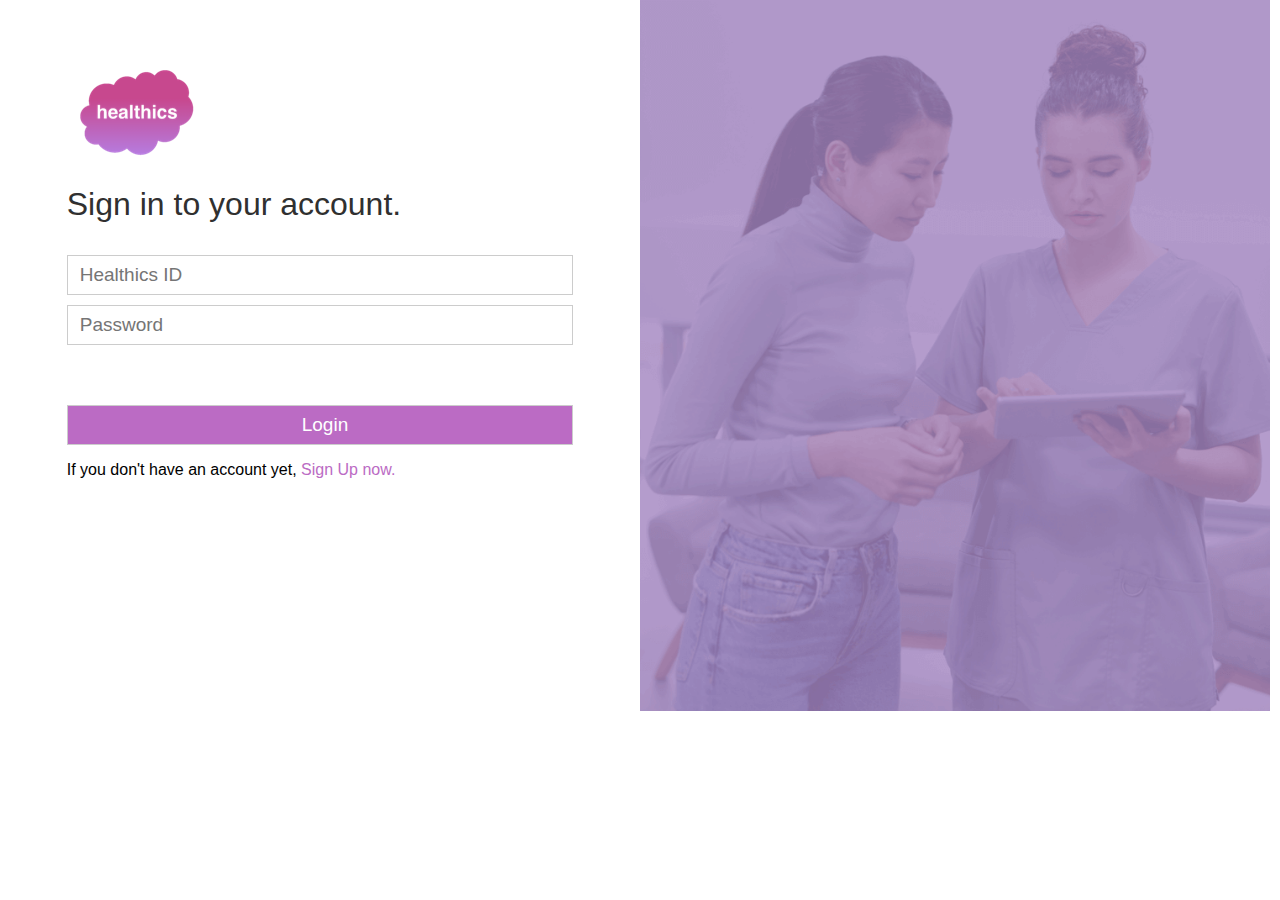
<file: index.html>
<!DOCTYPE html>
<html lang="en">

<head>
    <meta charset="utf-8" />
    <meta name="viewport" content="width=device-width, initial-scale=1">
    <link rel="stylesheet" href="./styles/generic-styles.css">
    <link rel="stylesheet" href="./styles/index.css">
    <title>Cloud Healthics - Login</title>
</head>

<body>
    <section class="login-layout">
        <main class="login-section">
            <div>
                <img src="./images/cloud-healthics-logo.png" alt="Cloud Healthics Logo">
                <h1>Sign in to your account.</h1>

                <form onsubmit="return false;">
                    <input id="username" type="text" placeholder="Healthics ID" />
                    <input id="password" type="text" placeholder="Password" />
                    <p id="validation-error-message" class="validation-error-message hidden">Error: Wrong username or password!</p>
                    <input type="submit" onclick="login()" value="Login" />
                </form>

                <p>If you don't have an account yet, <a href="javascript: void(0)" class="inactive-link">Sign Up now.</a></p>
            </div>
        </main>

        <aside class="aside">
        </aside>
    </section>

    <script src="site.js"></script>
</body>

</html>
</file>
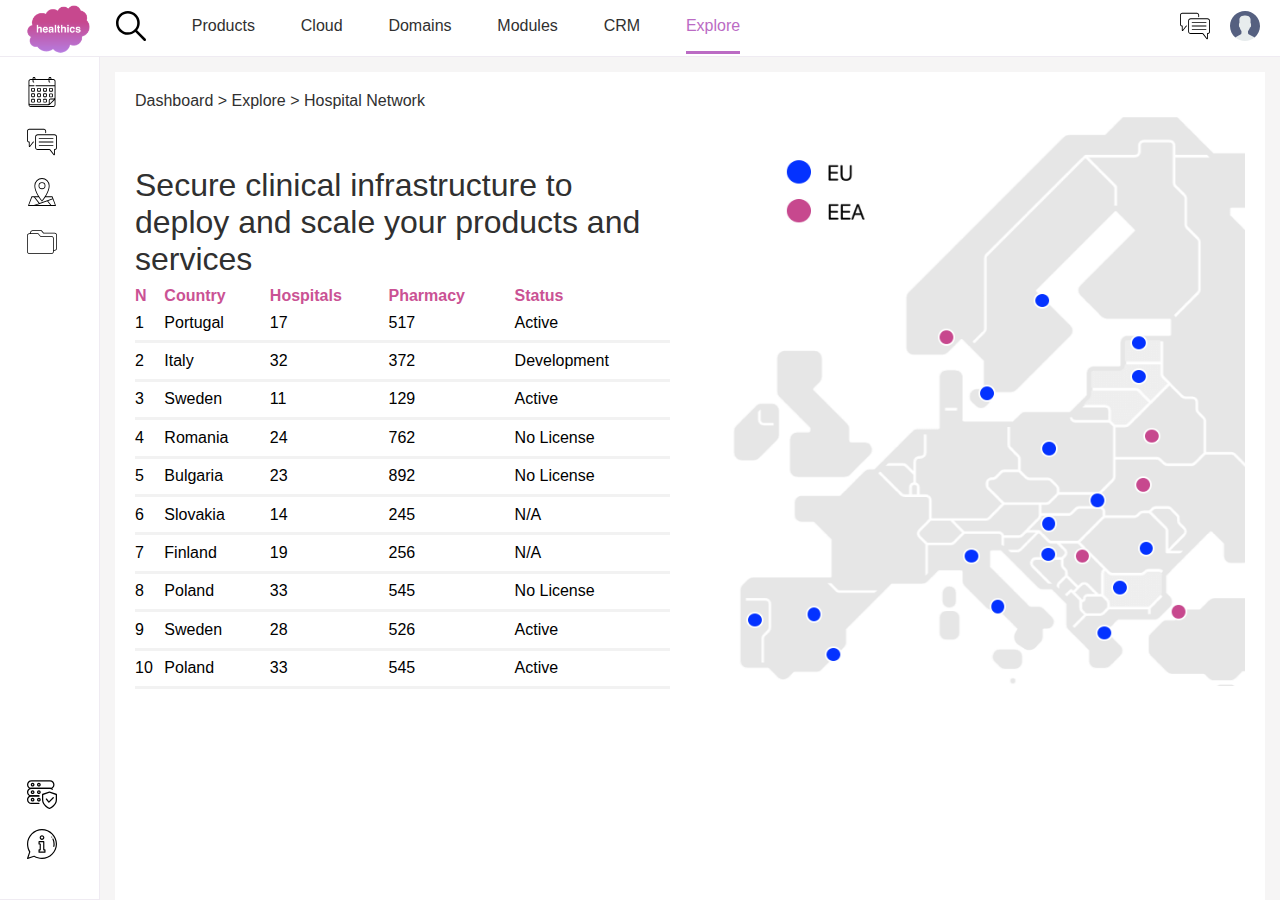
<file: clinical-network.html>
<!DOCTYPE html>
<html lang="en">

<head>
    <meta charset="utf-8" />
    <meta name="viewport" content="width=device-width, initial-scale=1">
    <link rel="stylesheet" href="./styles/generic-styles.css">
    <link rel="stylesheet" href="./styles/page-layout.css">
    <link rel="stylesheet" href="./styles/main-navigation.css">
    <link rel="stylesheet" href="./styles/sidebar-navigation.css">
    <link rel="stylesheet" href="./styles/page-layout.css">
    <link rel="stylesheet" href="./styles/main-content-layout.css">
    <link rel="stylesheet" href="./styles/cards.css">
    <link rel="stylesheet" href="./styles/clinical-network.css">
    <title>Cloud Healthics - Explore</title>
</head>

<body>
    <div class="page-layout">
        <header class="main-navigation-layout">
            <nav class="main-navigation">

                <img src="./images/cloud-healthics-logo.png" alt="Cloud Healthics Logo">

                <a href="javascript: void(0)" class="inactive-link">
                    <img src="./images/search-icon.svg" alt="Search">
                </a>

                <ul class="navigation-items">
                    <li>
                        <a href="javascript: void(0)" class="inactive-link">
                            Products
                        </a>
                    </li>
                    <li>
                        <a href="javascript: void(0)" class="inactive-link">
                            Cloud
                        </a>
                    </li>
                    <li>
                        <a href="javascript: void(0)" class="inactive-link">
                            Domains
                        </a>
                    </li>
                    <li>
                        <a href="javascript: void(0)" class="inactive-link">
                            Modules
                        </a>
                    </li>
                    <li>
                        <a href="javascript: void(0)" class="inactive-link">
                            CRM
                        </a>
                    </li>
                    <li class="selected">
                        <a href="#">
                            Explore
                        </a>
                    </li>
                </ul>

                <a href="javascript: void(0)" class="inactive-link">
                    <img src="./images/chat-icon.svg" alt="Chat">
                </a>
                <a href="javascript: void(0)" class="inactive-link user-profile">
                    <img src="./images/user-profile-icon.svg" alt="User profile">
                </a>

                <button class="toggle-side-navigation" onclick="toggleSidebar();">
                    <svg xmlns="http://www.w3.org/2000/svg" viewBox="0 0 30 30" width="30" height="30"
                        focusable="false">
                        <title>Menu</title>
                        <path stroke="black" stroke-width="2" stroke-linecap="round" stroke-miterlimit="10"
                            d="M4 7h22M4 15h22M4 23h22"></path>
                    </svg>
                </button>
            </nav>
        </header>

        <aside class="sidebar-container hidden">
            <nav>
                <ul>
                    <li>
                        <a href="javascript: void(0)" class="inactive-link">
                            <img src="./images/calendar-icon.svg" alt="Calendar">
                            <span class="sidebar-navigation-item-title">Calendar</span>
                        </a>
                    </li>
                    <li>
                        <a href="javascript: void(0)" class="inactive-link">
                            <img src="./images/chat-icon.svg" alt="Meet">
                            <span class="sidebar-navigation-item-title">Meet</span>
                        </a>
                    </li>
                    <li>
                        <a href="javascript: void(0)" class="inactive-link">
                            <img src="./images/location-icon.svg" alt="Location">
                            <span class="sidebar-navigation-item-title">Location</span>
                        </a>
                    </li>
                    <li>
                        <a href="javascript: void(0)" class="inactive-link">
                            <img src="./images/folders-icon.svg" alt="Folders">
                            <span class="sidebar-navigation-item-title">Folders</span>
                        </a>
                    </li>
                </ul>

                <ul>
                    <li>
                        <a href="javascript: void(0)" class="inactive-link">
                            <img src="./images/security-icon.svg" alt="Security">
                            <span class="sidebar-navigation-item-title">Security</span>
                        </a>
                    </li>
                    <li>
                        <a href="javascript: void(0)" class="inactive-link">
                            <img src="./images/information-icon.svg" alt="Information">
                            <span class="sidebar-navigation-item-title">Information</span>
                        </a>
                    </li>
                </ul>
            </nav>
        </aside>
        <section class="main-content-layout">
            <main>
                <header class="row">
                    <section>
                        <a href="javascript: void(0)" class="inactive-link link">
                            Dashboard >
                        </a>

                        <a href="./explore.html" class="link">
                            Explore >
                        </a>

                        <span class="link">
                            Hospital Network
                        </span>
                    </section>
                </header>

                <h1 class="heading-soft">Secure clinical infrastructure to deploy and scale your products and services
                </h1>

                <div class="table-container">
                    <table cellpadding="0" cellspacing="0" width="100%">
                        <tr>
                            <th>N</td>
                            <th>Country</td>
                            <th>Hospitals</td>
                            <th>Pharmacy</td>
                            <th>Status</td>
                        </tr>
                        <tr>
                            <td>1</td>
                            <td>Portugal</td>
                            <td>17</td>
                            <td>517</td>
                            <td>Active</td>
                        </tr>
                        <tr>
                            <td>2</td>
                            <td>Italy</td>
                            <td>32</td>
                            <td>372</td>
                            <td>Development</td>
                        </tr>
                        <tr>
                            <td>3</td>
                            <td>Sweden</td>
                            <td>11</td>
                            <td>129</td>
                            <td>Active</td>
                        </tr>
                        <tr>
                            <td>4</td>
                            <td>Romania</td>
                            <td>24</td>
                            <td>762</td>
                            <td>No License</td>
                        </tr>
                        <tr>
                            <td>5</td>
                            <td>Bulgaria</td>
                            <td>23</td>
                            <td>892</td>
                            <td>No License</td>
                        </tr>
                        <tr>
                            <td>6</td>
                            <td>Slovakia</td>
                            <td>14</td>
                            <td>245</td>
                            <td>N/A</td>
                        </tr>
                        <tr>
                            <td>7</td>
                            <td>Finland</td>
                            <td>19</td>
                            <td>256</td>
                            <td>N/A</td>
                        </tr>
                        <tr>
                            <td>8</td>
                            <td>Poland</td>
                            <td>33</td>
                            <td>545</td>
                            <td>No License</td>
                        </tr>
                        <tr>
                            <td>9</td>
                            <td>Sweden</td>
                            <td>28</td>
                            <td>526</td>
                            <td>Active</td>
                        </tr>
                        <tr>
                            <td>10</td>
                            <td>Poland</td>
                            <td>33</td>
                            <td>545</td>
                            <td>Active</td>
                        </tr>
                    </table>
                </div>

                <div class="map-container">
                    <img src="./images/healthics-eu-system-map.png" alt="Map of Healthics's EU System">
                </div>
            </main>
        </section>
    </div>

    <script src="site.js"></script>
</body>

</html>
</file>
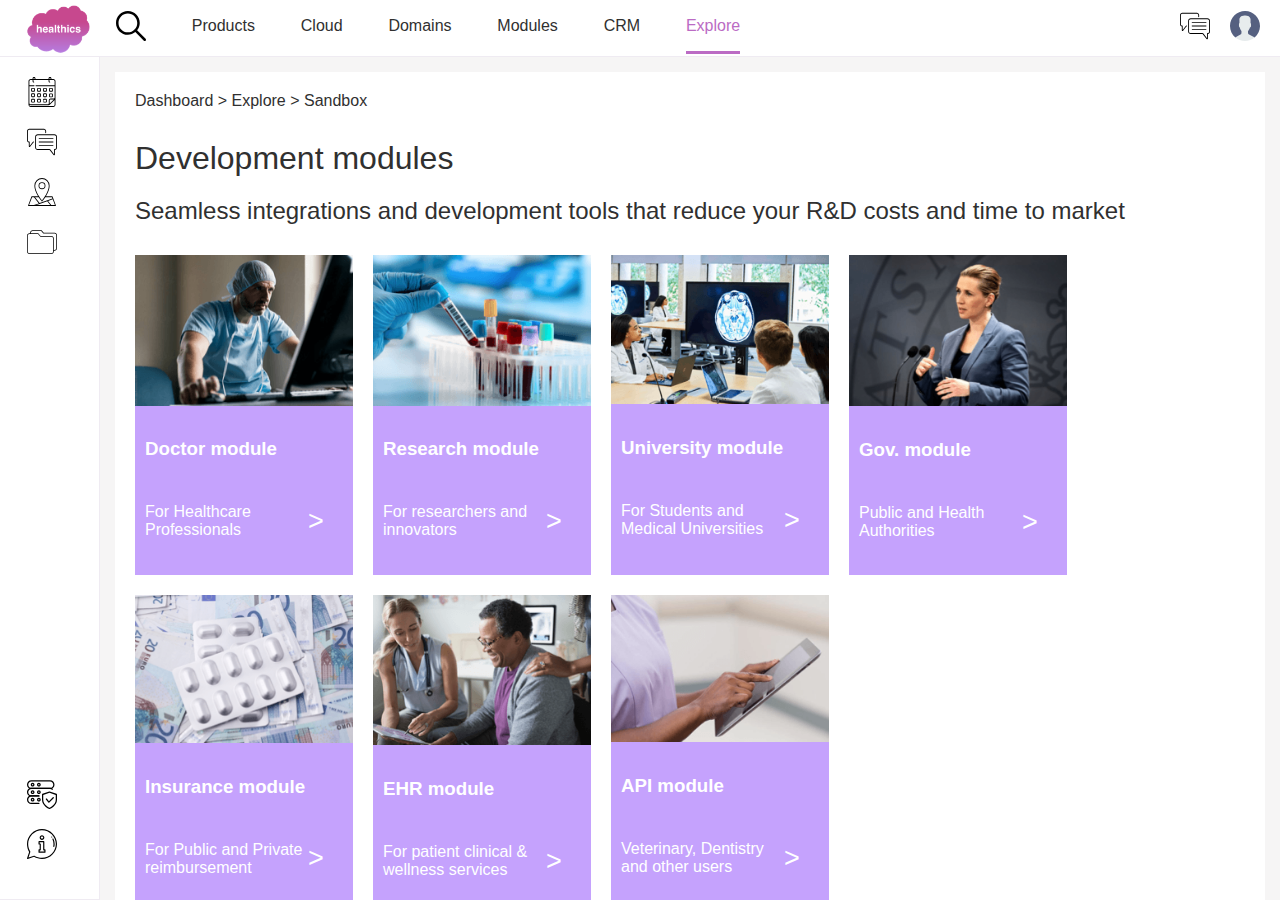
<file: development.html>
<!DOCTYPE html>
<html lang="en">

<head>
    <meta charset="utf-8" />
    <meta name="viewport" content="width=device-width, initial-scale=1">
    <link rel="stylesheet" href="./styles/generic-styles.css">
    <link rel="stylesheet" href="./styles/page-layout.css">
    <link rel="stylesheet" href="./styles/main-navigation.css">
    <link rel="stylesheet" href="./styles/sidebar-navigation.css">
    <link rel="stylesheet" href="./styles/page-layout.css">
    <link rel="stylesheet" href="./styles/main-content-layout.css">
    <link rel="stylesheet" href="./styles/cards.css">
    <link rel="stylesheet" href="./styles/development.css">
    <title>Cloud Healthics - Explore</title>
</head>

<body>
    <div class="page-layout">
        <header class="main-navigation-layout">
            <nav class="main-navigation">

                <img src="./images/cloud-healthics-logo.png" alt="Cloud Healthics Logo">

                <a href="javascript: void(0)" class="inactive-link">
                    <img src="./images/search-icon.svg" alt="Search">
                </a>

                <ul class="navigation-items">
                    <li>
                        <a href="javascript: void(0)" class="inactive-link">
                            Products
                        </a>
                    </li>
                    <li>
                        <a href="javascript: void(0)" class="inactive-link">
                            Cloud
                        </a>
                    </li>
                    <li>
                        <a href="javascript: void(0)" class="inactive-link">
                            Domains
                        </a>
                    </li>
                    <li>
                        <a href="javascript: void(0)" class="inactive-link">
                            Modules
                        </a>
                    </li>
                    <li>
                        <a href="javascript: void(0)" class="inactive-link">
                            CRM
                        </a>
                    </li>
                    <li class="selected">
                        <a href="#">
                            Explore
                        </a>
                    </li>
                </ul>

                <a href="javascript: void(0)" class="inactive-link">
                    <img src="./images/chat-icon.svg" alt="Chat">
                </a>
                <a href="javascript: void(0)" class="inactive-link user-profile">
                    <img src="./images/user-profile-icon.svg" alt="User profile">
                </a>

                <button class="toggle-side-navigation" onclick="toggleSidebar();">
                    <svg xmlns="http://www.w3.org/2000/svg" viewBox="0 0 30 30" width="30" height="30"
                        focusable="false">
                        <title>Menu</title>
                        <path stroke="black" stroke-width="2" stroke-linecap="round" stroke-miterlimit="10"
                            d="M4 7h22M4 15h22M4 23h22"></path>
                    </svg>
                </button>
            </nav>
        </header>

        <aside class="sidebar-container hidden">
            <nav>
                <ul>
                    <li>
                        <a href="javascript: void(0)" class="inactive-link">
                            <img src="./images/calendar-icon.svg" alt="Calendar">
                            <span class="sidebar-navigation-item-title">Calendar</span>
                        </a>
                    </li>
                    <li>
                        <a href="javascript: void(0)" class="inactive-link">
                            <img src="./images/chat-icon.svg" alt="Meet">
                            <span class="sidebar-navigation-item-title">Meet</span>
                        </a>
                    </li>
                    <li>
                        <a href="javascript: void(0)" class="inactive-link">
                            <img src="./images/location-icon.svg" alt="Location">
                            <span class="sidebar-navigation-item-title">Location</span>
                        </a>
                    </li>
                    <li>
                        <a href="javascript: void(0)" class="inactive-link">
                            <img src="./images/folders-icon.svg" alt="Folders">
                            <span class="sidebar-navigation-item-title">Folders</span>
                        </a>
                    </li>
                </ul>

                <ul>
                    <li>
                        <a href="javascript: void(0)" class="inactive-link">
                            <img src="./images/security-icon.svg" alt="Security">
                            <span class="sidebar-navigation-item-title">Security</span>
                        </a>
                    </li>
                    <li>
                        <a href="javascript: void(0)" class="inactive-link">
                            <img src="./images/information-icon.svg" alt="Information">
                            <span class="sidebar-navigation-item-title">Information</span>
                        </a>
                    </li>
                </ul>
            </nav>
        </aside>
        <section class="main-content-layout">
            <main>
                <header class="row">
                    <section>
                        <a href="javascript: void(0)" class="inactive-link link">
                            Dashboard >
                        </a>

                        <a href="./explore.html" class="link">
                            Explore >
                        </a>

                        <span class="link">
                            Sandbox
                        </span>
                    </section>
                </header>

                <h1>Development modules</h1>
                <h2>Seamless integrations and development tools that reduce your R&D costs and time to market</h2>

                <section class="row">
                    <article class="card card-development-type-a">
                        <a href="javascript: void(0)" class="inactive-link">
                            <div>
                                <div>
                                    <img src="./images/card-doctor-module-caption.png" alt="Card Doctor module caption">
                                </div>
                                <section class="card-body">
                                    <h3>Doctor module</h3>
                                    <div class="row">
                                        <div class="column">
                                            <p>For Healthcare Professionals</p>
                                        </div>
                                        <div class="column">
                                            <p>></p>
                                        </div>
                                    </div>
                                </section>
                            </div>
                        </a>
                    </article>

                    <article class="card card-development-type-a">
                        <a href="javascript: void(0)" class="inactive-link">
                            <div>
                                <div>
                                    <img src="./images/card-research-module-caption.png" alt="Card Research module caption">
                                </div>
                                <section class="card-body">
                                    <h3>Research module</h3>
                                    <div class="row">
                                        <div class="column">
                                            <p>For researchers and innovators</p>
                                        </div>
                                        <div class="column">
                                            <p>></p>
                                        </div>
                                    </div>
                                </section>
                            </div>
                        </a>
                    </article>

                    <article class="card card-development-type-a">
                        <a href="javascript: void(0)" class="inactive-link">
                            <div>
                                <div>
                                    <img src="./images/card-university-module-caption.png" alt="Card University module caption">
                                </div>
                                <section class="card-body">
                                    <h3>University module</h3>
                                    <div class="row">
                                        <div class="column">
                                            <p>For Students and Medical Universities</p>
                                        </div>
                                        <div class="column">
                                            <p>></p>
                                        </div>
                                    </div>
                                </section>
                            </div>
                        </a>
                    </article>

                    <article class="card card-development-type-a">
                        <a href="javascript: void(0)" class="inactive-link">
                            <div>
                                <div>
                                    <img src="./images/card-government-module-caption.png" alt="Card Government module caption">
                                </div>
                                <section class="card-body">
                                    <h3>Gov. module</h3>
                                    <div class="row">
                                        <div class="column">
                                            <p>Public and Health Authorities</p>
                                        </div>
                                        <div class="column">
                                            <p>></p>
                                        </div>
                                    </div>
                                </section>
                            </div>
                        </a>
                    </article>

                    <article class="card card-development-type-a">
                        <a href="javascript: void(0)" class="inactive-link">
                            <div>
                                <div>
                                    <img src="./images/card-insurance-module-caption.png" alt="Card Insurance module caption">
                                </div>
                                <section class="card-body">
                                    <h3>Insurance module</h3>
                                    <div class="row">
                                        <div class="column">
                                            <p>For Public and Private reimbursement</p>
                                        </div>
                                        <div class="column">
                                            <p>></p>
                                        </div>
                                    </div>
                                </section>
                            </div>
                        </a>
                    </article>

                    <article class="card card-development-type-a">
                        <a href="javascript: void(0)" class="inactive-link">
                            <div>
                                <div>
                                    <img src="./images/card-ehr-module-caption.png" alt="Card EHR module caption">
                                </div>
                                <section class="card-body">
                                    <h3>EHR module</h3>
                                    <div class="row">
                                        <div class="column">
                                            <p>For patient clinical & wellness services</p>
                                        </div>
                                        <div class="column">
                                            <p>></p>
                                        </div>
                                    </div>
                                </section>
                            </div>
                        </a>
                    </article>

                    <article class="card card-development-type-a">
                        <a href="javascript: void(0)" class="inactive-link">
                            <div>
                                <div>
                                    <img src="./images/card-api-module-caption.png" alt="Card API module caption">
                                </div>
                                <section class="card-body">
                                    <h3>API module</h3>
                                    <div class="row">
                                        <div class="column">
                                            <p>Veterinary, Dentistry and other users</p>
                                        </div>
                                        <div class="column">
                                            <p>></p>
                                        </div>
                                    </div>
                                </section>
                            </div>
                        </a>
                    </article>

                </section>

                <h1>Integration components</h1>
                <h2>Seamless integrations and development tools that reduce your R&D costs and time to market</h2>

                <section class="row">
                    <article class="card-development-type-b">
                        <a href="javascript: void(0)" class="inactive-link">
                            <div>
                                <div>
                                    <img src="./images/card-e-prescribe-caption.svg" alt="Card e-Prescribe caption">
                                </div>
                                <section class="card-body">
                                    <h3>e-Prescribe</h3>
                                    <div class="row">
                                        <span>225k &nbsp;</span>
                                        <img src="./images/download-icon.svg" alt="Download">
                                    </div>
                                </section>
                            </div>
                        </a>
                    </article>

                    <article class="card-development-type-b">
                        <a href="javascript: void(0)" class="inactive-link">
                            <div>
                                <div>
                                    <img src="./images/card-e-prescribe-caption.svg" alt="Card e-Treatment caption">
                                </div>
                                <section class="card-body">
                                    <h3>e-Treatment</h3>
                                    <div class="row">
                                        <span>125k &nbsp;</span>
                                        <img src="./images/download-icon.svg" alt="Download">
                                    </div>
                                </section>
                            </div>
                        </a>
                    </article>

                    <article class="card-development-type-b">
                        <a href="javascript: void(0)" class="inactive-link">
                            <div>
                                <div>
                                    <img src="./images/calendar-icon.svg" alt="Calendar">
                                </div>
                                <section class="card-body">
                                    <h3>Calendar</h3>
                                    <div class="row">
                                        <span>345k &nbsp;</span>
                                        <img src="./images/download-icon.svg" alt="Download">
                                    </div>
                                </section>
                            </div>
                        </a>
                    </article>

                    <article class="card-development-type-b">
                        <a href="javascript: void(0)" class="inactive-link">
                            <div>
                                <div>
                                    <img src="./images/folders-icon.svg" alt="Folders">
                                </div>
                                <section class="card-body">
                                    <h3>Documents</h3>
                                    <div class="row">
                                        <span>82k &nbsp;</span>
                                        <img src="./images/download-icon.svg" alt="Download">
                                    </div>
                                </section>
                            </div>
                        </a>
                    </article>

                    <div class="last-card-development-type-b-container">
                        <article class="card-development-type-b">
                            <a href="javascript: void(0)" class="inactive-link">
                                <div>
                                    <div>
                                        <img src="./images/chat-icon.svg" alt="Chat">
                                    </div>
                                    <section class="card-body">
                                        <h3>Video</h3>
                                        <div class="row">
                                            <span>79k &nbsp;</span>
                                            <img src="./images/download-icon.svg" alt="Download">
                                        </div>
                                    </section>
                                </div>
                            </a>
                        </article>
    
                        <article class="card-blank">
                            <a href="javascript: void(0)" class="inactive-link link">
                                View more
                            </a>
                        </article>
                    </div>
                    
                </section>
            </main>
        </section>
    </div>

    <script src="site.js"></script>
</body>

</html>
</file>
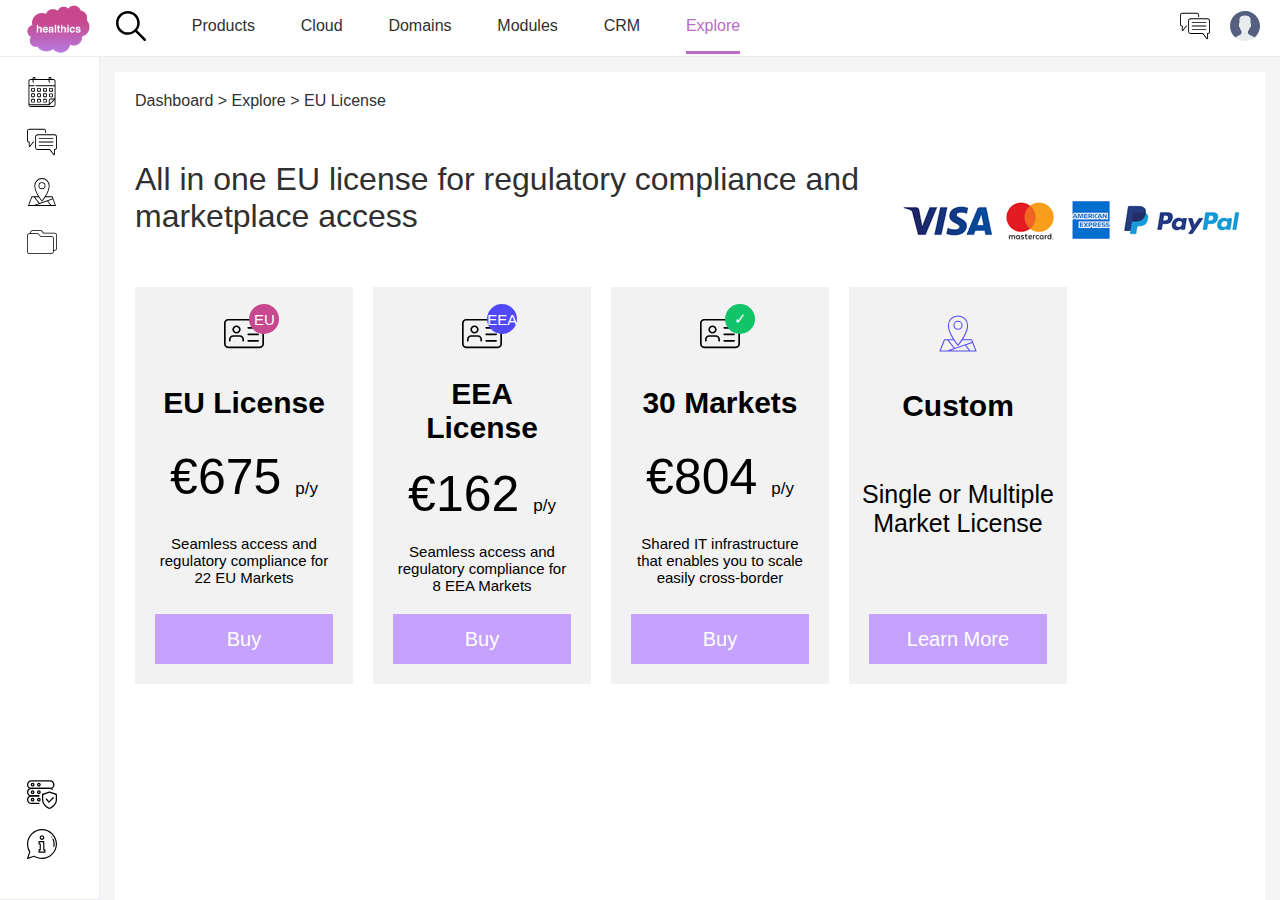
<file: eu-license.html>
<!DOCTYPE html>
<html lang="en">

<head>
    <meta charset="utf-8" />
    <meta name="viewport" content="width=device-width, initial-scale=1">
    <link rel="stylesheet" href="./styles/generic-styles.css">
    <link rel="stylesheet" href="./styles/page-layout.css">
    <link rel="stylesheet" href="./styles/main-navigation.css">
    <link rel="stylesheet" href="./styles/sidebar-navigation.css">
    <link rel="stylesheet" href="./styles/page-layout.css">
    <link rel="stylesheet" href="./styles/main-content-layout.css">
    <link rel="stylesheet" href="./styles/cards.css">
    <link rel="stylesheet" href="./styles/eu-license.css">
    <title>Cloud Healthics - Explore</title>
</head>

<body>
    <div class="page-layout">
        <header class="main-navigation-layout">
            <nav class="main-navigation">

                <img src="./images/cloud-healthics-logo.png" alt="Cloud Healthics Logo">

                <a href="javascript: void(0)" class="inactive-link">
                    <img src="./images/search-icon.svg" alt="Search">
                </a>

                <ul class="navigation-items">
                    <li>
                        <a href="javascript: void(0)" class="inactive-link">
                            Products
                        </a>
                    </li>
                    <li>
                        <a href="javascript: void(0)" class="inactive-link">
                            Cloud
                        </a>
                    </li>
                    <li>
                        <a href="javascript: void(0)" class="inactive-link">
                            Domains
                        </a>
                    </li>
                    <li>
                        <a href="javascript: void(0)" class="inactive-link">
                            Modules
                        </a>
                    </li>
                    <li>
                        <a href="javascript: void(0)" class="inactive-link">
                            CRM
                        </a>
                    </li>
                    <li class="selected">
                        <a href="#">
                            Explore
                        </a>
                    </li>
                </ul>

                <a href="javascript: void(0)" class="inactive-link">
                    <img src="./images/chat-icon.svg" alt="Chat">
                </a>
                <a href="javascript: void(0)" class="inactive-link user-profile">
                    <img src="./images/user-profile-icon.svg" alt="User profile">
                </a>

                <button class="toggle-side-navigation" onclick="toggleSidebar();">
                    <svg xmlns="http://www.w3.org/2000/svg" viewBox="0 0 30 30" width="30" height="30"
                        focusable="false">
                        <title>Menu</title>
                        <path stroke="black" stroke-width="2" stroke-linecap="round" stroke-miterlimit="10"
                            d="M4 7h22M4 15h22M4 23h22"></path>
                    </svg>
                </button>
            </nav>
        </header>

        <aside class="sidebar-container hidden">
            <nav>
                <ul>
                    <li>
                        <a href="javascript: void(0)" class="inactive-link">
                            <img src="./images/calendar-icon.svg" alt="Calendar">
                            <span class="sidebar-navigation-item-title">Calendar</span>
                        </a>
                    </li>
                    <li>
                        <a href="javascript: void(0)" class="inactive-link">
                            <img src="./images/chat-icon.svg" alt="Meet">
                            <span class="sidebar-navigation-item-title">Meet</span>
                        </a>
                    </li>
                    <li>
                        <a href="javascript: void(0)" class="inactive-link">
                            <img src="./images/location-icon.svg" alt="Location">
                            <span class="sidebar-navigation-item-title">Location</span>
                        </a>
                    </li>
                    <li>
                        <a href="javascript: void(0)" class="inactive-link">
                            <img src="./images/folders-icon.svg" alt="Folders">
                            <span class="sidebar-navigation-item-title">Folders</span>
                        </a>
                    </li>
                </ul>

                <ul>
                    <li>
                        <a href="javascript: void(0)" class="inactive-link">
                            <img src="./images/security-icon.svg" alt="Security">
                            <span class="sidebar-navigation-item-title">Security</span>
                        </a>
                    </li>
                    <li>
                        <a href="javascript: void(0)" class="inactive-link">
                            <img src="./images/information-icon.svg" alt="Information">
                            <span class="sidebar-navigation-item-title">Information</span>
                        </a>
                    </li>
                </ul>
            </nav>
        </aside>
        <section class="main-content-layout">
            <main>
                <header class="row">
                    <section>
                        <a href="javascript: void(0)" class="inactive-link link">
                            Dashboard >
                        </a>

                        <a href="./explore.html" class="link">
                            Explore >
                        </a>

                        <span class="link">
                            EU License
                        </span>
                    </section>
                </header>

                <header class="row heading">
                    <h1 class="heading-soft">All in one EU license for regulatory compliance and marketplace access</h1>
                    <img src="./images/poayment-methods-icon.png" alt="Payment methods">
                </header>

                <section class="row">
                    <article class="card card-eu-license">
                        <div class="card-eu-license-caption">
                            <img src="./images/card-eu-license-caption.svg" alt="Card EU License caption">
                            <div class="card-eu-license-caption-stamp bg-magenta">EU</div>
                        </div>
                        <h3 class="card-eu-license-title">EU License</h3>
                        <p class="card-eu-license-price">&#8364;675&nbsp;<span class="card-eu-license-price-span">p/y</span></p>
                        <p class="card-eu-license-body-small">Seamless access and regulatory compliance for 22 EU Markets</p>
                        <a href="javascript: void(0)" class="inactive-link">Buy</a>
                    </article>

                    <article class="card card-eu-license">
                        <div class="card-eu-license-caption">
                            <img src="./images/card-eu-license-caption.svg" alt="Card EU License caption">
                            <div class="card-eu-license-caption-stamp bg-blue">EEA</div>
                        </div>
                        <h3 class="card-eu-license-title">EEA License</h3>
                        <p class="card-eu-license-price">&#8364;162&nbsp;<span class="card-eu-license-price-span">p/y</span></p>
                        <p class="card-eu-license-body-small">Seamless access and regulatory compliance for 8 EEA Markets</p>
                        <a href="javascript: void(0)" class="inactive-link">Buy</a>
                    </article>
                    
                    <article class="card card-eu-license">
                        <div class="card-eu-license-caption">
                            <img src="./images/card-eu-license-caption.svg" alt="Card EU License caption">
                            <div class="card-eu-license-caption-stamp bg-green">&#10003;</div>
                        </div>
                        <h3 class="card-eu-license-title">30 Markets</h3>
                        <p class="card-eu-license-price">&#8364;804&nbsp;<span class="card-eu-license-price-span">p/y</span></p>
                        <p class="card-eu-license-body-small">Shared IT infrastructure that enables you to scale easily cross-border</p>
                        <a href="javascript: void(0)" class="inactive-link">Buy</a>
                    </article>

                    <article class="card card-eu-license">
                        <div class="card-eu-license-caption">
                            <img src="./images/location-icon-blue.svg" alt="Card EU License caption">
                        </div>
                        <h3 class="card-eu-license-title">Custom</h3>
                        <p class="card-eu-license-body-large">Single or Multiple Market License</p>
                        <a href="javascript: void(0)" class="inactive-link">Learn More</a>
                    </article>
                </section>
            </main>
        </section>
    </div>

    <script src="site.js"></script>
</body>

</html>
</file>
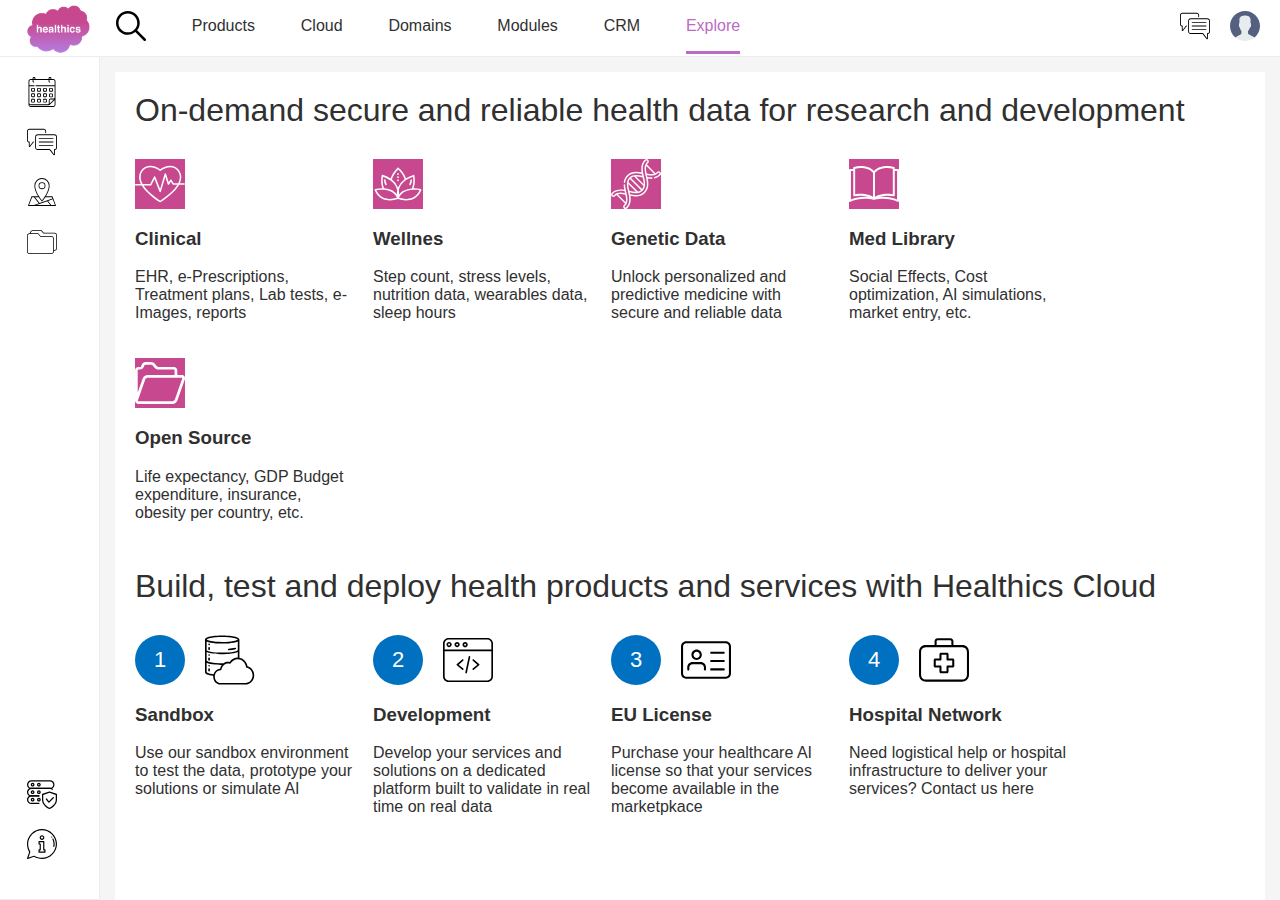
<file: explore.html>
<!DOCTYPE html>
<html lang="en">

<head>
    <meta charset="utf-8" />
    <meta name="viewport" content="width=device-width, initial-scale=1">
    <link rel="stylesheet" href="./styles/generic-styles.css">
    <link rel="stylesheet" href="./styles/page-layout.css">
    <link rel="stylesheet" href="./styles/main-navigation.css">
    <link rel="stylesheet" href="./styles/sidebar-navigation.css">
    <link rel="stylesheet" href="./styles/main-content-layout.css">
    <link rel="stylesheet" href="./styles/cards.css">
    <title>Cloud Healthics - Explore</title>
</head>

<body>
    <div class="page-layout">
        <header class="main-navigation-layout">
            <nav class="main-navigation">

                <img src="./images/cloud-healthics-logo.png" alt="Cloud Healthics logo">

                <a href="javascript: void(0)" class="inactive-link">
                    <img src="./images/search-icon.svg" alt="Search">
                </a>

                <ul class="navigation-items">
                    <li>
                        <a href="javascript: void(0)" class="inactive-link">
                            Products
                        </a>
                    </li>
                    <li>
                        <a href="javascript: void(0)" class="inactive-link">
                            Cloud
                        </a>
                    </li>
                    <li>
                        <a href="javascript: void(0)" class="inactive-link">
                            Domains
                        </a>
                    </li>
                    <li>
                        <a href="javascript: void(0)" class="inactive-link">
                            Modules
                        </a>
                    </li>
                    <li>
                        <a href="javascript: void(0)" class="inactive-link">
                            CRM
                        </a>
                    </li>
                    <li class="selected">
                        <a href="#">
                            Explore
                        </a>
                    </li>
                </ul>

                <a href="javascript: void(0)" class="inactive-link">
                    <img src="./images/chat-icon.svg" alt="Chat">
                </a>
                <a href="javascript: void(0)" class="inactive-link user-profile">
                    <img src="./images/user-profile-icon.svg" alt="User profile">
                </a>

                <button class="toggle-side-navigation" onclick="toggleSidebar();">
                    <svg xmlns="http://www.w3.org/2000/svg" viewBox="0 0 30 30" width="30" height="30"
                        focusable="false">
                        <title>Menu</title>
                        <path stroke="black" stroke-width="2" stroke-linecap="round" stroke-miterlimit="10"
                            d="M4 7h22M4 15h22M4 23h22"></path>
                    </svg>
                </button>
            </nav>
        </header>

        <aside class="sidebar-container hidden">
            <nav>
                <ul>
                    <li>
                        <a href="javascript: void(0)" class="inactive-link">
                            <img src="./images/calendar-icon.svg" alt="Calendar">
                            <span class="sidebar-navigation-item-title">Calendar</span>
                        </a>
                    </li>
                    <li>
                        <a href="javascript: void(0)" class="inactive-link">
                            <img src="./images/chat-icon.svg" alt="Meet">
                            <span class="sidebar-navigation-item-title">Meet</span>
                        </a>
                    </li>
                    <li>
                        <a href="javascript: void(0)" class="inactive-link">
                            <img src="./images/location-icon.svg" alt="Location">
                            <span class="sidebar-navigation-item-title">Location</span>
                        </a>
                    </li>
                    <li>
                        <a href="javascript: void(0)" class="inactive-link">
                            <img src="./images/folders-icon.svg" alt="Folders">
                            <span class="sidebar-navigation-item-title">Folders</span>
                        </a>
                    </li>
                </ul>

                <ul>
                    <li>
                        <a href="javascript: void(0)" class="inactive-link">
                            <img src="./images/security-icon.svg" alt="Security">
                            <span class="sidebar-navigation-item-title">Security</span>
                        </a>
                    </li>
                    <li>
                        <a href="javascript: void(0)" class="inactive-link">
                            <img src="./images/information-icon.svg" alt="Information">
                            <span class="sidebar-navigation-item-title">Information</span>
                        </a>
                    </li>
                </ul>
            </nav>
        </aside>
        <section class="main-content-layout">
            <main>
                <h1>On-demand secure and reliable health data for research and development</h1>

                <section class="row">
                    <article class="card">
                        <a href="javascript: void(0)" class="inactive-link">
                            <div>
                                <div class="card-type-1-caption-background">
                                    <img src="./images/card-clinical-caption.svg" alt="Card Clinical caption">
                                </div>
                                <section class="card-body">
                                    <h3>Clinical</h3>
                                    <p>EHR, e-Prescriptions, Treatment plans, Lab tests, e-Images,
                                        reports</p>
                                </section>
                            </div>
                        </a>
                    </article>

                    <article class="card">
                        <a href="javascript: void(0)" class="inactive-link">
                            <div>
                                <div class="card-type-1-caption-background">
                                    <img src="./images/card-wellness-caption.svg" alt="Card Wellness caption">
                                </div>
                                <section class="card-body">
                                    <h3>Wellnes</h3>
                                    <p>Step count, stress levels, nutrition data, wearables data,
                                        sleep hours</p>
                                </section>
                            </div>
                        </a>

                    </article>

                    <article class="card">
                        <a href="javascript: void(0)" class="inactive-link">
                            <div>
                                <div class="card-type-1-caption-background">
                                    <img src="./images/card-generic-caption.svg" alt="Card Generic data caption">
                                </div>
                                <section class="card-body">
                                    <h3>Genetic Data</h3>
                                    <p>Unlock personalized and predictive medicine with secure and
                                        reliable data</p>
                                </section>
                            </div>
                        </a>
                    </article>

                    <article class="card">
                        <a href="javascript: void(0)" class="inactive-link">
                            <div>
                                <div class="card-type-1-caption-background">
                                    <img src="./images/card-library-caption.svg" alt="Card Medical Library caption">
                                </div>
                                <section class="card-body">
                                    <h3>Med Library</h3>
                                    <p>Social Effects, Cost optimization, AI simulations, market
                                        entry, etc.</p>
                                </section>
                            </div>
                        </a>
                    </article>

                    <article class="card">
                        <a href="javascript: void(0)" class="inactive-link">
                            <div>
                                <div class="card-type-1-caption-background">
                                    <img src="./images/card-open-source-caption.svg" alt="Card Open Source caption">
                                </div>
                                <section class="card-body">
                                    <h3>Open Source</h3>
                                    <p>Life expectancy, GDP Budget expenditure, insurance, obesity per
                                        country, etc.</p>
                                </section>
                            </div>
                        </a>
                    </article>
                </section>

                <h1>Build, test and deploy health products and services with Healthics Cloud</h1>

                <section class="row">
                    <article class="card">
                        <a href="sandbox.html">
                            <div>
                                <div class="row">
                                    <div class="card-type-2-caption-background-a">
                                        1
                                    </div>
                                    <div class="card-type-2-caption-background-b">
                                        <img src="./images/card-sandbox-caption.svg" alt="Card Sandbox caption">
                                    </div>
                                </div>
                                <section class="card-body">
                                    <h3>Sandbox</h3>
                                    <p>Use our sandbox environment to test the data, prototype your
                                        solutions or simulate AI</p>
                                </section>
                            </div>
                        </a>
                    </article>

                    <article class="card">
                        <a href="development.html">
                            <div>
                                <div class="row">
                                    <div class="card-type-2-caption-background-a">
                                        2
                                    </div>
                                    <div class="card-type-2-caption-background-b">
                                        <img src="./images/card-development-caption.svg" alt="Card Development caption">
                                    </div>
                                </div>
                                <section class="card-body">
                                    <h3>Development</h3>
                                    <p>Develop your services and solutions on a dedicated platform
                                        built to validate in real time on real data</p>
                                </section>
                            </div>
                        </a>
                    </article>

                    <article class="card">
                        <a href="eu-license.html">
                            <div>
                                <div class="row">
                                    <div class="card-type-2-caption-background-a">
                                        3
                                    </div>
                                    <div class="card-type-2-caption-background-b">
                                        <img src="./images/card-eu-license-caption.svg" alt="Card EU-License caption">
                                    </div>
                                </div>
                                <section class="card-body">
                                    <h3>EU License</h3>
                                    <p>Purchase your healthcare AI license so that your services
                                        become available in the marketpkace</p>
                                </section>
                            </div>
                        </a>
                    </article>

                    <article class="card">
                        <a href="clinical-network.html">
                            <div>
                                <div class="row">
                                    <div class="card-type-2-caption-background-a">
                                        4
                                    </div>
                                    <div class="card-type-2-caption-background-b">
                                        <img src="./images/card-clinical-network-caption.svg"
                                            alt="Card Hospital Network caption">
                                    </div>
                                </div>
                                <section class="card-body">
                                    <h3>Hospital Network</h3>
                                    <p>Need logistical help or hospital infrastructure to deliver your
                                        services? Contact us here</p>
                                </section>
                            </div>
                        </a>
                    </article>
                </section>
            </main>
        </section>
    </div>

    <script src="site.js"></script>
</body>

</html>
</file>
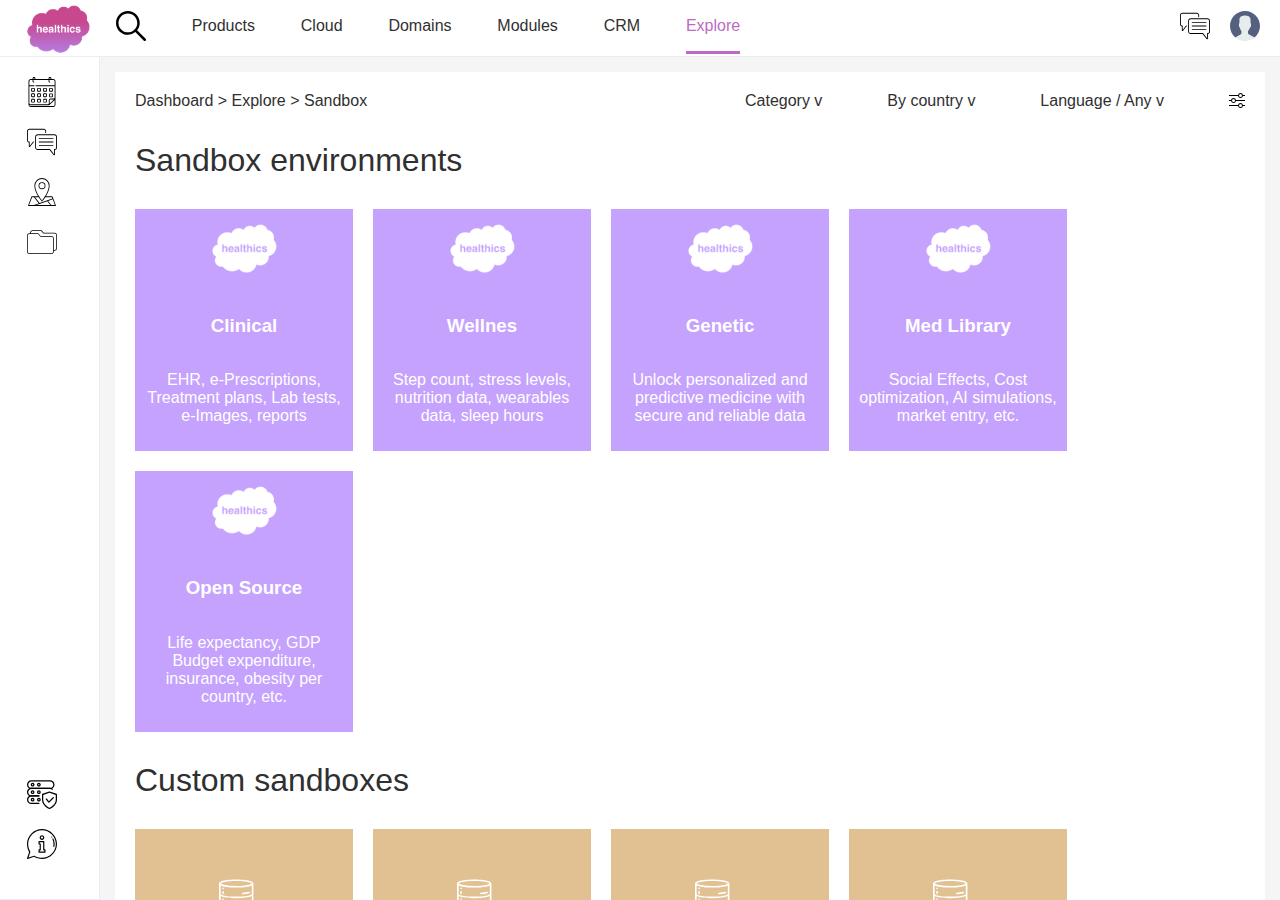
<file: sandbox.html>
<!DOCTYPE html>
<html lang="en">

<head>
    <meta charset="utf-8" />
    <meta name="viewport" content="width=device-width, initial-scale=1">
    <link rel="stylesheet" href="./styles/generic-styles.css">
    <link rel="stylesheet" href="./styles/page-layout.css">
    <link rel="stylesheet" href="./styles/main-navigation.css">
    <link rel="stylesheet" href="./styles/sidebar-navigation.css">
    <link rel="stylesheet" href="./styles/page-layout.css">
    <link rel="stylesheet" href="./styles/main-content-layout.css">
    <link rel="stylesheet" href="./styles/cards.css">
    <title>Cloud Healthics - Explore</title>
</head>

<body>
    <div class="page-layout">
        <header class="main-navigation-layout">
            <nav class="main-navigation">

                <img src="./images/cloud-healthics-logo.png" alt="Cloud Healthics Logo">

                <a href="javascript: void(0)" class="inactive-link">
                    <img src="./images/search-icon.svg" alt="Search">
                </a>

                <ul class="navigation-items">
                    <li>
                        <a href="javascript: void(0)" class="inactive-link">
                            Products
                        </a>
                    </li>
                    <li>
                        <a href="javascript: void(0)" class="inactive-link">
                            Cloud
                        </a>
                    </li>
                    <li>
                        <a href="javascript: void(0)" class="inactive-link">
                            Domains
                        </a>
                    </li>
                    <li>
                        <a href="javascript: void(0)" class="inactive-link">
                            Modules
                        </a>
                    </li>
                    <li>
                        <a href="javascript: void(0)" class="inactive-link">
                            CRM
                        </a>
                    </li>
                    <li class="selected">
                        <a href="#">
                            Explore
                        </a>
                    </li>
                </ul>

                <a href="javascript: void(0)" class="inactive-link">
                    <img src="./images/chat-icon.svg" alt="Chat">
                </a>
                <a href="javascript: void(0)" class="inactive-link user-profile">
                    <img src="./images/user-profile-icon.svg" alt="User profile">
                </a>

                <button class="toggle-side-navigation" onclick="toggleSidebar();">
                    <svg xmlns="http://www.w3.org/2000/svg" viewBox="0 0 30 30" width="30" height="30"
                        focusable="false">
                        <title>Menu</title>
                        <path stroke="black" stroke-width="2" stroke-linecap="round" stroke-miterlimit="10"
                            d="M4 7h22M4 15h22M4 23h22"></path>
                    </svg>
                </button>
            </nav>
        </header>

        <aside class="sidebar-container hidden">
            <nav>
                <ul>
                    <li>
                        <a href="javascript: void(0)" class="inactive-link">
                            <img src="./images/calendar-icon.svg" alt="Calendar">
                            <span class="sidebar-navigation-item-title">Calendar</span>
                        </a>
                    </li>
                    <li>
                        <a href="javascript: void(0)" class="inactive-link">
                            <img src="./images/chat-icon.svg" alt="Meet">
                            <span class="sidebar-navigation-item-title">Meet</span>
                        </a>
                    </li>
                    <li>
                        <a href="javascript: void(0)" class="inactive-link">
                            <img src="./images/location-icon.svg" alt="Location">
                            <span class="sidebar-navigation-item-title">Location</span>
                        </a>
                    </li>
                    <li>
                        <a href="javascript: void(0)" class="inactive-link">
                            <img src="./images/folders-icon.svg" alt="Folders">
                            <span class="sidebar-navigation-item-title">Folders</span>
                        </a>
                    </li>
                </ul>

                <ul>
                    <li>
                        <a href="javascript: void(0)" class="inactive-link">
                            <img src="./images/security-icon.svg" alt="Security">
                            <span class="sidebar-navigation-item-title">Security</span>
                        </a>
                    </li>
                    <li>
                        <a href="javascript: void(0)" class="inactive-link">
                            <img src="./images/information-icon.svg" alt="Information">
                            <span class="sidebar-navigation-item-title">Information</span>
                        </a>
                    </li>
                </ul>
            </nav>
        </aside>
        <section class="main-content-layout">
            <main>
                <header class="row">
                    <section>
                        <a href="javascript: void(0)" class="inactive-link link">
                            Dashboard >
                        </a>

                        <a href="./explore.html" class="link">
                            Explore >
                        </a>

                        <span class="link">
                            Sandbox
                        </span>
                    </section>

                    <section class="row">
                        <a href="javascript: void(0)" class="inactive-link link">
                            <span>
                                Category v
                            </span>
                        </a>

                        <a href="javascript: void(0)" class="inactive-link link">
                            <span>
                                By country v
                            </span>
                        </a>

                        <a href="javascript: void(0)" class="inactive-link link">
                            <span>
                                Language / Any v
                            </span>
                        </a>

                        <a href="javascript: void(0)" class="inactive-link">
                            <img src="./images/search-filter-icon.svg" alt="Search filter">
                        </a>

                    </section>
                </header>

                <h1>Sandbox environments</h1>

                <section class="row">
                    <article class="card card-sandbox-environment-type-a">
                        <a href="javascript: void(0)" class="inactive-link">
                            <div>
                                <div>
                                    <img src="./images/cloud-healthics-logo-white.png" alt="Card Clinical caption">
                                </div>
                                <section class="card-body">
                                    <h3>Clinical</h3>
                                    <p>EHR, e-Prescriptions, Treatment plans, Lab tests, e-Images,
                                        reports</p>
                                </section>
                            </div>
                        </a>
                    </article>
                    
                    <article class="card card-sandbox-environment-type-a">
                        <a href="javascript: void(0)" class="inactive-link">
                            <div>
                                <div>
                                    <img src="./images/cloud-healthics-logo-white.png" alt="Card Wellnes caption">
                                </div>
                                <section class="card-body">
                                    <h3>Wellnes</h3>
                                    <p>Step count, stress levels, nutrition data, wearables data,
                                        sleep hours</p>
                                </section>
                            </div>
                        </a>
                    </article>

                    <article class="card card-sandbox-environment-type-a">
                        <a href="javascript: void(0)" class="inactive-link">
                            <div>
                                <div>
                                    <img src="./images/cloud-healthics-logo-white.png" alt="Card Genetic caption">
                                </div>
                                <section class="card-body">
                                    <h3>Genetic</h3>
                                    <p>Unlock personalized and predictive medicine with secure and
                                        reliable data</p>
                                </section>
                            </div>
                        </a>
                    </article>

                    <article class="card card-sandbox-environment-type-a">
                        <a href="javascript: void(0)" class="inactive-link">
                            <div>
                                <div>
                                    <img src="./images/cloud-healthics-logo-white.png" alt="Card Medical Library caption">
                                </div>
                                <section class="card-body">
                                    <h3>Med Library</h3>
                                    <p>Social Effects, Cost optimization, AI simulations, market
                                        entry, etc.</p>
                                </section>
                            </div>
                        </a>
                    </article>

                    <article class="card card-sandbox-environment-type-a">
                        <a href="javascript: void(0)" class="inactive-link">
                            <div>
                                <div>
                                    <img src="./images/cloud-healthics-logo-white.png" alt="Card Open Source library">
                                </div>
                                <section class="card-body">
                                    <h3>Open Source</h3>
                                    <p>Life expectancy, GDP Budget expenditure, insurance, obesity per
                                        country, etc.</p>
                                </section>
                            </div>
                        </a>
                    </article>
                </section>

                <h1>Custom sandboxes</h1>

                <section class="row">
                    <article class="card card-sandbox-environment-type-b">
                        <a href="javascript: void(0)" class="inactive-link">
                            <div>
                                <div>
                                    <img src="./images/card-sandbox-caption.svg" alt="Card Life expectancy caption">
                                </div>
                                <section class="card-body">
                                    <h3>
                                        Life expectancy modified
                                    </h3>
                                </section>
                            </div>
                        </a>
                    </article>

                    <article class="card card-sandbox-environment-type-b">
                        <a href="javascript: void(0)" class="inactive-link">
                            <div>
                                <div>
                                    <img src="./images/card-sandbox-caption.svg" alt="Card Italy Genetic 25+ data caption">
                                </div>
                                <section class="card-body">
                                    <h3>
                                        Italy Genetic 25+ data
                                    </h3>
                                </section>
                            </div>
                        </a>
                    </article>

                    <article class="card card-sandbox-environment-type-b">
                        <a href="javascript: void(0)" class="inactive-link">
                            <div>
                                <div>
                                    <img src="./images/card-sandbox-caption.svg" alt="Card Germany e-P usage yearly caption">
                                </div>
                                <section class="card-body">
                                    <h3>
                                        Germany e-P usage yearly
                                    </h3>
                                </section>
                            </div>
                        </a>
                    </article>

                    <article class="card card-sandbox-environment-type-b">
                        <a href="javascript: void(0)" class="inactive-link">
                            <div>
                                <div>
                                    <img src="./images/card-sandbox-caption.svg" alt="Card Diabetes levels in Denmark caption">
                                </div>
                                <section class="card-body">
                                    <h3>
                                        Diabetes levels in Denmark
                                    </h3>
                                </section>
                            </div>
                        </a>
                    </article>

                    <article class="card card-sandbox-environment-type-b">
                        <a href="javascript: void(0)" class="inactive-link">
                            <div>
                                <div>
                                    <img src="./images/card-sandbox-caption.svg" alt="Card Life expectancy BG RO GR caption">
                                </div>
                                <section class="card-body">
                                    <h3>
                                        Life expectancy BG RO GR
                                    </h3>
                                </section>
                            </div>
                        </a>
                    </article>
                </section>
            </main>
        </section>
    </div>

    <script src="site.js"></script>
</body>

</html>
</file>
<file: styles/generic-styles.css>
*,
*:after,
*:before {
    box-sizing: border-box;
}

html {
    width: 100%;
    height: 100%;
}

html, body {
    margin: 0;
    padding: 0;

    font-family: 'Segoe UI', Tahoma, Geneva, Verdana, sans-serif, 'Lucida Sans Regular', 'Lucida Grande', 'Lucida Sans Unicode', Geneva, Verdana, sans-serif;
}

h1, h2 {
    color:#303030;
    font-weight: 400;
}

.heading-soft {
    font-weight: 200;
}

.hidden {
    visibility: hidden;
    opacity: 0;
}

.link {
    text-decoration: none;
    color:#303030;
}

.bg-magenta {
    background-color: #C7488E;
}

.bg-blue {
    background-color: #5148FA;
}

.bg-green {
    background-color: #11C369;
}
</file>
<file: styles/index.css>
.login-layout {
    height: 100%;

    margin: 0 10px 0 10px;
}

.login-section {
    display: flex;
    flex-direction: column;
    flex-wrap: wrap;
    align-items: center;

    margin: 60px 10px 0 0;
}

.login-section input {
    width: 100%;
    height: 40px;
    margin-top: 10px;

    border: 1px solid #CCC;
    border-radius: 0;

    font-size: 19px;
    text-indent: 10px;

    color: #303030;
}

.login-section input:last-child {
    color: #FFF;
    background-color: #BB6BC4;

    transition-duration: 0.4s;
    cursor: pointer;
}

.login-section input:last-child:hover {
    background-color: #A42BBF;
  }

  .login-section input:last-child:active {
    transition-duration: 0.1s;
    background-color: #BD87C1;
  }

.login-section p a {
    text-decoration: none;
    color: #BB6BC4;
}

.login-section .validation-error-message {
    color: #DC3545 ;
}

.aside {
    display: none;

    background: url(../images/login-aside-background.png) no-repeat;
    background-size: 100%;

    height: 100vh;
}

@media (min-width: 768px) {
    .login-layout {
        display: grid;
        grid-template-columns: 1fr 1fr;
        grid-template-rows: auto;
    }

    .aside {
        display: initial;
    }
}
</file>
<file: styles/page-layout.css>
@media (min-width: 768px) {
    .page-layout {
        display: grid;
        grid-template-columns: 100px auto;
        grid-template-rows: 57px calc(100vh - 57px);

        height: 100%;
    }

    .page-layout main {
        height: 100%;
        width: 100%;

        overflow: auto;
        
        background-color: #FFF;
    }
}
</file>
<file: styles/main-navigation.css>
.main-navigation {
    display: flex;
    flex-direction: row;
    flex-wrap: wrap;
    align-items: center;
    justify-content: space-around;

    border-bottom: 1px solid #EFEBF2;
}

.main-navigation > img {
    width: 76px;
}

.main-navigation > a > img {
    width: 30px;
}

.navigation-items {
    order: 1;
    flex-grow: 1;
    flex-basis: 80%;

    display: flex;
    flex-direction: row;
    padding: 0;
    margin-bottom: 0;

    justify-content: space-evenly;
}

.navigation-items li {
    display: inline-block;    
    
    padding-bottom: 16px;
}

.navigation-items li.selected {
    border-bottom: 3px solid #BB6BC4;
}

.navigation-items li a {
    text-decoration: none;
    color:#303030;
}

.navigation-items li.selected > a{
    color: #BB6BC4;
}

.navigation-items .selected {
    color: #BB6BC4;
}

.toggle-side-navigation {
    background-color: transparent;

    border: none;
}

.toggle-side-navigation:hover path {
    transition-duration: 0.2s;

    stroke: #BB6BC4;
}

.toggle-side-navigation:active path {
    stroke: #BD87C1;
}

@media (min-width: 768px) {
    .main-navigation-layout {
        grid-column: 1/3;
        grid-row: 1/2;
    }

    .main-navigation {
        justify-content: flex-start;
    }

    .main-navigation > img {
        margin: 0 20px 0 20px;
    }

    .main-navigation ul {
        margin-right: auto;
    }

    .navigation-items {
        flex-grow: 0;
        order: 0;
        flex-basis: 50%;
    }

    .main-navigation > .user-profile {
        margin: 0 20px 0 20px;
    }

    .toggle-side-navigation {
        display: none;
    }
}
</file>
<file: styles/sidebar-navigation.css>
.sidebar-container {
    position: absolute;

    width: 100%;

    background-color: #FFF;
    border-right: 1px solid #EFEBF2;
    border-bottom: 1px solid #EFEBF2;
}

.sidebar-container nav {
    display: inline-block;
}

.sidebar-container nav ul {
    margin: 10px;
    padding: 0;

    list-style-type: none;
}

.sidebar-container nav ul li {
    margin-bottom: 20px;
    padding: 0;

    list-style-type: none;
}

.sidebar-container nav ul li a {
    display: flex;
    align-items: center;

    text-decoration: none;

    color:#303030;
}

.sidebar-container nav ul li a img {
    width: 30px;
    margin-right: 15px;
}

@media (min-width: 768px) {
    .sidebar-container {
        grid-column: 1/2;
        grid-row: 2/3;

        position: initial;

        visibility: visible;

        opacity: 1;
    }

    .sidebar-container nav {
        display: flex;
        flex-direction: column;
        align-items: center;
        justify-content: space-between;

        height: 100%;
    }

    .sidebar-container nav ul:first-child {
        margin-top: 20px;
    }

    .sidebar-container nav ul:last-child {
        margin-bottom: 20px;
    }

    .sidebar-navigation-item-title {
        display: none;
    }
}
</file>
<file: styles/main-content-layout.css>
.main-content-layout {
    display: flex;
    flex-flow: row wrap;

    justify-content: center;
}

.row {
    display: flex;
    flex-flow: row wrap;
}

.column {
    display: flex;
    flex-direction: column;
    flex-basis: 100%;
    flex: 1;
  }

.main-content-layout > main > header.row {
    justify-content: space-between;
}

.main-content-layout > main > header.row > section.row {
    flex-basis: 350px;
    justify-content: space-between;
}

.main-content-layout > main > h1,
.main-content-layout > main > h2,
.main-content-layout > main > h3 {
    margin: 20px;
}

.main-content-layout > main > section {
    margin: 20px 10px 20px 10px;
}

.main-content-layout > main > header,
.main-content-layout > main > header > section {
    margin: 10px;
}

@media (min-width: 576px) {
    .main-content-layout > main > header.row > section.row {
        flex-basis: 400px;
    }
}

@media (min-width: 768px) {
    .main-content-layout {
        grid-column: 2/3;
        grid-row: 2/3;

        padding: 15px 15px 0 15px;

        background-color: #F6F5F5;

        overflow: hidden;
    }

    .main-content-layout main {
        height: 100%;
        width: 100%;

        overflow: auto;
        
        background-color: #FFF;
    }

    .main-content-layout > main > header.row > section.row {
        flex-basis: 500px;
    }
} 

@media (min-width: 992px) {

}

@media (min-width: 1200px) {

}
</file>
<file: styles/cards.css>
.card {
    flex-basis: calc(100vw - 40px);

    margin: 10px;
}

.card-blank {
    height: 197.433px;
}

.card-development-type-b,
.card-blank {
    flex-basis: calc(50vw - 40px);

    margin: 10px;
}

.last-card-development-type-b-container {
    display: flex;
    flex-flow: row nowrap;

    flex-basis: calc(100vw - 40px);
}

.card a,
.card-development-type-b a {
    text-decoration: none;
    color:#303030;
}

.card h3,
.card-development-type-b h3 {
    font-weight: 600;
}

.card-type-1-caption-background {
    width: 50px;
    height: 50px;

    background-color: #C7488E;
}

.card-type-1-caption-background img {
    width: 100%;
    height: 100%;
}

.card-type-2-caption-background-a {
    display: flex;
    align-items: center;
    justify-content: center;

    margin-right: 20px;
    width: 50px;
    height: 50px;

    border-radius: 25px;

    background-color: #0070c0;

    color: #fff;
    font-size: 22px;
}

.card-type-2-caption-background-b {
    width: 50px;
    height: 50px;
}

.card-type-2-caption-background-b img {
    width: 100%;
    height: 100%;

    filter: brightness(0) saturate(100%);
}

.card-sandbox-environment-type-a,
.card-development-type-a {
    background-color: #C5A2FD;
}

.card-sandbox-environment-type-a > a > div > div,
.card-sandbox-environment-type-b > a > div > div,
.card-sandbox-environment-type-a > a > div > section,
.card-sandbox-environment-type-b > a > div > section {
    padding: 10px;
}

.card-sandbox-environment-type-b > a > div > div {
    padding-top: 50px;
}

.card-development-type-b > a > div > div {
    padding-top: 30px;
}

.card-development-type-b > a > div > section {
    padding-bottom: 30px;
}

.card-sandbox-environment-type-a a > div > div,
.card-sandbox-environment-type-b a > div > div,
.card-development-type-b > a > div > div  {
    display: flex;
    flex-flow: row wrap;
    justify-content: center;
    align-content: center;
}

.card-sandbox-environment-type-a .card-body,
.card-sandbox-environment-type-b .card-body {
    display: flex;
    flex-flow: row wrap;
    justify-content: center;

    color:#FFF;
}

.card-development-type-b .card-body {
    display: flex;
    flex-flow: column wrap;
    justify-content: center;
    align-items: center;
}

.card-development-type-a img {
    width: 100%;
}

.card-development-type-a .card-body {
    padding: 10px;

    color: #FFF;
}

.card-development-type-a .card-body div div:first-child {
    justify-content: center;
}

.card-development-type-a .card-body div div:last-child {
    flex: 0 0 35px;
}

.card-development-type-a .card-body div div:last-child p {
    font-size: 27px;
}

.card-sandbox-environment-type-a p,
.card-sandbox-environment-type-b h3 {
    text-align: center;
}

.card-sandbox-environment-type-b h3 {
    font-weight: 400;
}

.card-sandbox-environment-type-b {
    background-color: #E1C092;
}

.card-sandbox-environment-type-b img {
    height: 50px;
    filter: invert(100%)
}

.card-development-type-b {
    background-color: #F2F2F2;
}

.card-blank {
    display: flex;
    justify-content: center;
    align-items: center;
}

.card-development-type-b > a > div > div > img {
    height: 50px;
}

.card-development-type-b > a > div > section > div > img {
    height: 25px;
}

.card-eu-license {
    display: flex;
    flex-flow: column nowrap;

    text-align: center;

    background-color: #F2F2F2;

}

.card-eu-license-caption {
    position: relative;
    margin: 12.5% 20px 20px 20px;
}

.card-eu-license:last-child .card-eu-license-caption {
    margin-bottom: 0;
}

.card-eu-license > div > img {
    width: 22%;
}

.card-eu-license-caption-stamp {
    position: absolute;
    top: -23%;
    left: 53%;

    display: inline-flex;

    justify-content: center;
    align-items: center;

    border-radius: 100%;
    width: 13vw;
    height: 13vw;

    font-size: 7vw;

    color: #FFF;
}

.card-eu-license-title {
    margin: 0 20px;

    font-size: 30px;
}

.card-eu-license-price {
    margin: 20px;
    
    font-size: 50px;
}

.card-eu-license-price-span {
    font-size: 17px;
}

.card-eu-license-body-small {
    font-size: 15px;

    margin: 0 20px;
}

.card-eu-license-body-large {
    font-size: 25px;
}

.card-eu-license a {
    height: 50px;

    line-height: 50px;
    text-align: center;

    background-color: #C5A2FD;

    font-size: 20px;
    color: #fff;

    margin: 20px;
}

.card-eu-license {
    justify-content: space-between;
}

@media (min-width: 576px) {
    .card {
        flex-basis: calc(50vw - 38.4929px);
    }

    .card-development-type-b,
    .card-blank {
        flex-basis: calc(33.33vw - 32.299px);
    
        margin: 10px;
    }

    .last-card-development-type-b-container {
        flex-basis: calc(66.66vw - 25px);
    }

    .card-eu-license-caption-stamp {
        width: 7vw;
        height: 7vw;

        font-size: 3.5vw;
    }
}

@media (min-width: 768px) {
    .card {
        flex-basis: 218px;
    }
    
    .card-development-type-b,
    .card-blank {
        flex-basis: 145px;
    }

    .last-card-development-type-b-container {
        flex-basis: 330px;
    }

    .card-eu-license-caption-stamp {
        width: 30px;
        height: 30px;

        font-size: 15px;
    }
} 

@media (min-width: 992px) {

}

@media (min-width: 1200px) {

}
</file>
<file: styles/clinical-network.css>
.main-content-layout main {
    display: flex;
    flex-flow: column nowrap;
}

.main-content-layout main .table-container {
    margin: 20px;
}

.main-content-layout main .table-container th {
    text-align: start;
    color: #CA5294;
}

.main-content-layout main .table-container td {
    border-bottom: 3px solid #F2F2F2;

    height: 35px;
}

.main-content-layout main .map-container {
    margin: 20px;
}

.main-content-layout main .map-container img {
    width: 100%;

    max-width: 720px;
}

@media (min-width: 768px) {
    .main-content-layout main {
        display: grid;
        grid-template-columns: 1fr 1fr;
        grid-template-rows: 75px 120px auto;
    }

    .main-content-layout main header {
        grid-column: 1/2;
        grid-row: 1/2;
    }

    .main-content-layout main h1 {
        grid-column: 1/2;
        grid-row: 2/3;
    }

    .main-content-layout main .table-container {
        grid-column: 1/2;
        grid-row: 3/4;
    }

    .main-content-layout main .map-container {
        grid-column: 2/3;
        grid-row: 1/4;
    }

    .main-content-layout main .table-container td {
        height: 4vw;
    }
}

@media (min-width: 1200px) {
    .main-content-layout main .table-container td {
        height: 3vw;
    }
}
</file>
<file: styles/development.css>
h2 {
    font-weight: 200;
}
</file>
<file: styles/eu-license.css>
section.main-content-layout > main > header.heading {
    margin: 20px;
}

@media (min-width: 992px) {
    section.main-content-layout > main > header.heading {
        flex-flow: row nowrap;
        align-items: flex-end;
    
        margin: 20px;
    }
}
</file>
